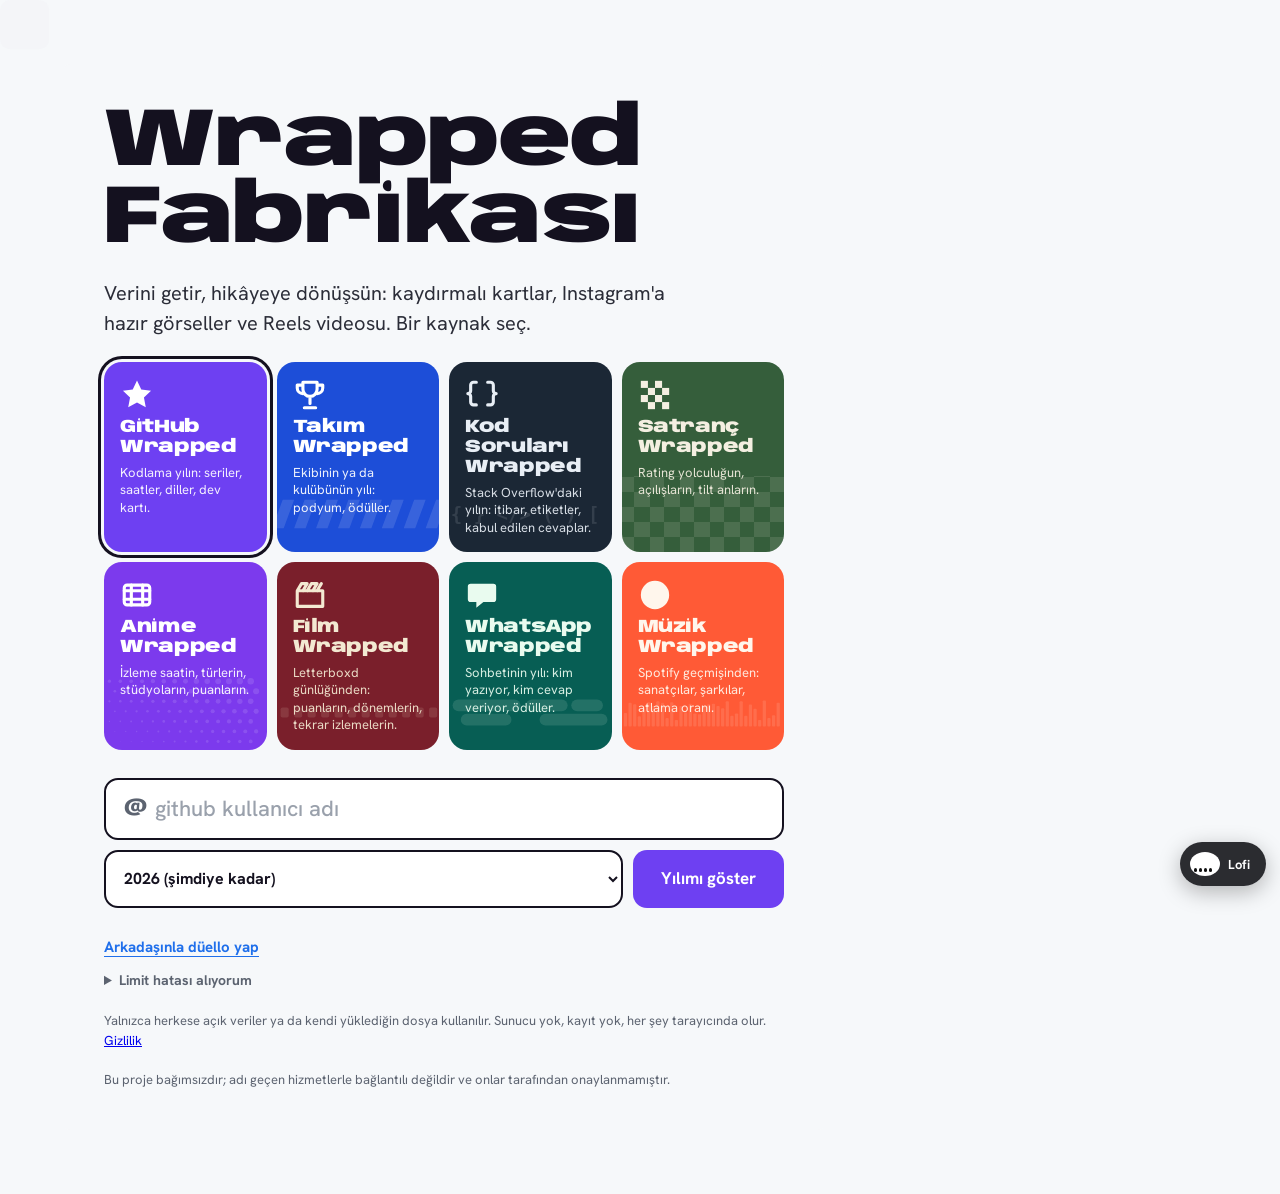
<file: index.html>
<!doctype html>
<html lang="tr">
<head>
  <meta charset="utf-8">
  <meta name="viewport" content="width=device-width, initial-scale=1, viewport-fit=cover">
  <title>Wrapped Fabrikası: verini hikâyeye çevir</title>
  <meta name="description" content="GitHub, satranç, anime, film, WhatsApp, müzik... Verini getir; kartlara, Instagram görsellerine ve Reels videosuna dönüşsün.">
  <meta name="theme-color" content="#F6F8FA">
  <meta property="og:type" content="website">
  <meta property="og:title" content="Wrapped Fabrikası: verini hikâyeye çevir">
  <meta property="og:description" content="GitHub, satranç, anime, film, WhatsApp, müzik... Verini getir; kartlara, Instagram görsellerine ve Reels videosuna dönüşsün.">
  <meta property="og:image" content="onizleme.png">
  <meta property="og:image:width" content="1200">
  <meta property="og:image:height" content="630">
  <meta name="twitter:card" content="summary_large_image">
  <meta name="twitter:image" content="onizleme.png">
  <!-- Yayına alınca og:image ve twitter:image değerlerini tam adresle değiştir (örn. https://alanadin.com/onizleme.png) -->
  <link rel="icon" href="favicon.svg" type="image/svg+xml">
  <link rel="stylesheet" href="style.css">
</head>
<body>
  <section id="landing" class="landing">
    <canvas id="heroHeat" class="hero-heat" aria-hidden="true"></canvas>
    <div class="landing-in">
      <h1>Wrapped<br>Fabrikası</h1>
      <p class="lead">Verini getir, hikâyeye dönüşsün: kaydırmalı kartlar, Instagram'a hazır görseller ve Reels videosu. Bir kaynak seç.</p>
      <div class="tiles" id="tiles" role="group" aria-label="Kaynak seç"></div>
      <div class="panel" id="panel"></div>
      <p class="err" id="err" role="alert" hidden></p>
      <p class="fine">Yalnızca herkese açık veriler ya da kendi yüklediğin dosya kullanılır. Sunucu yok, kayıt yok, her şey tarayıcında olur. <a href="gizlilik.html">Gizlilik</a></p>
      <p class="fine">Bu proje bağımsızdır; adı geçen hizmetlerle bağlantılı değildir ve onlar tarafından onaylanmamıştır.</p>
    </div>
  </section>

  <section id="loading" class="loading" hidden>
    <canvas id="loadHeat" aria-hidden="true"></canvas>
    <p id="loadTxt" class="load-txt" aria-live="polite">Hazırlanıyor</p>
  </section>

  <section id="story" class="story" hidden>
    <div class="frame" id="frame">
      <div class="bars" id="bars" aria-hidden="true"></div>
      <button type="button" class="close" id="closeBtn" aria-label="Kapat">×</button>
      <div class="slide" id="slide" aria-live="polite"></div>
    </div>
    <p class="keys" aria-hidden="true">Ok tuşları ve boşluk ile de gezebilirsin</p>
  </section>

  <div class="toast" id="toast" role="status" aria-live="polite"></div>
  <script src="engine.js"></script>
  <script src="motion.js"></script>
  <script src="audio.js"></script>
  <script src="scene-lib.js"></script>
  <script src="scenes-github.js"></script>
  <script src="github.js"></script>
  <script src="scenes-team.js"></script>
  <script src="team.js"></script>
  <script src="scenes-stack.js"></script>
  <script src="stack.js"></script>
  <script src="scenes-chess.js"></script>
  <script src="chess.js"></script>
  <script src="scenes-anime.js"></script>
  <script src="anime.js"></script>
  <script src="scenes-film.js"></script>
  <script src="film.js"></script>
  <script src="scenes-whatsapp.js"></script>
  <script src="whatsapp.js"></script>
  <script src="scenes-music.js"></script>
  <script src="music.js"></script>
  <script src="app.js"></script>
</body>
</html>
</file>
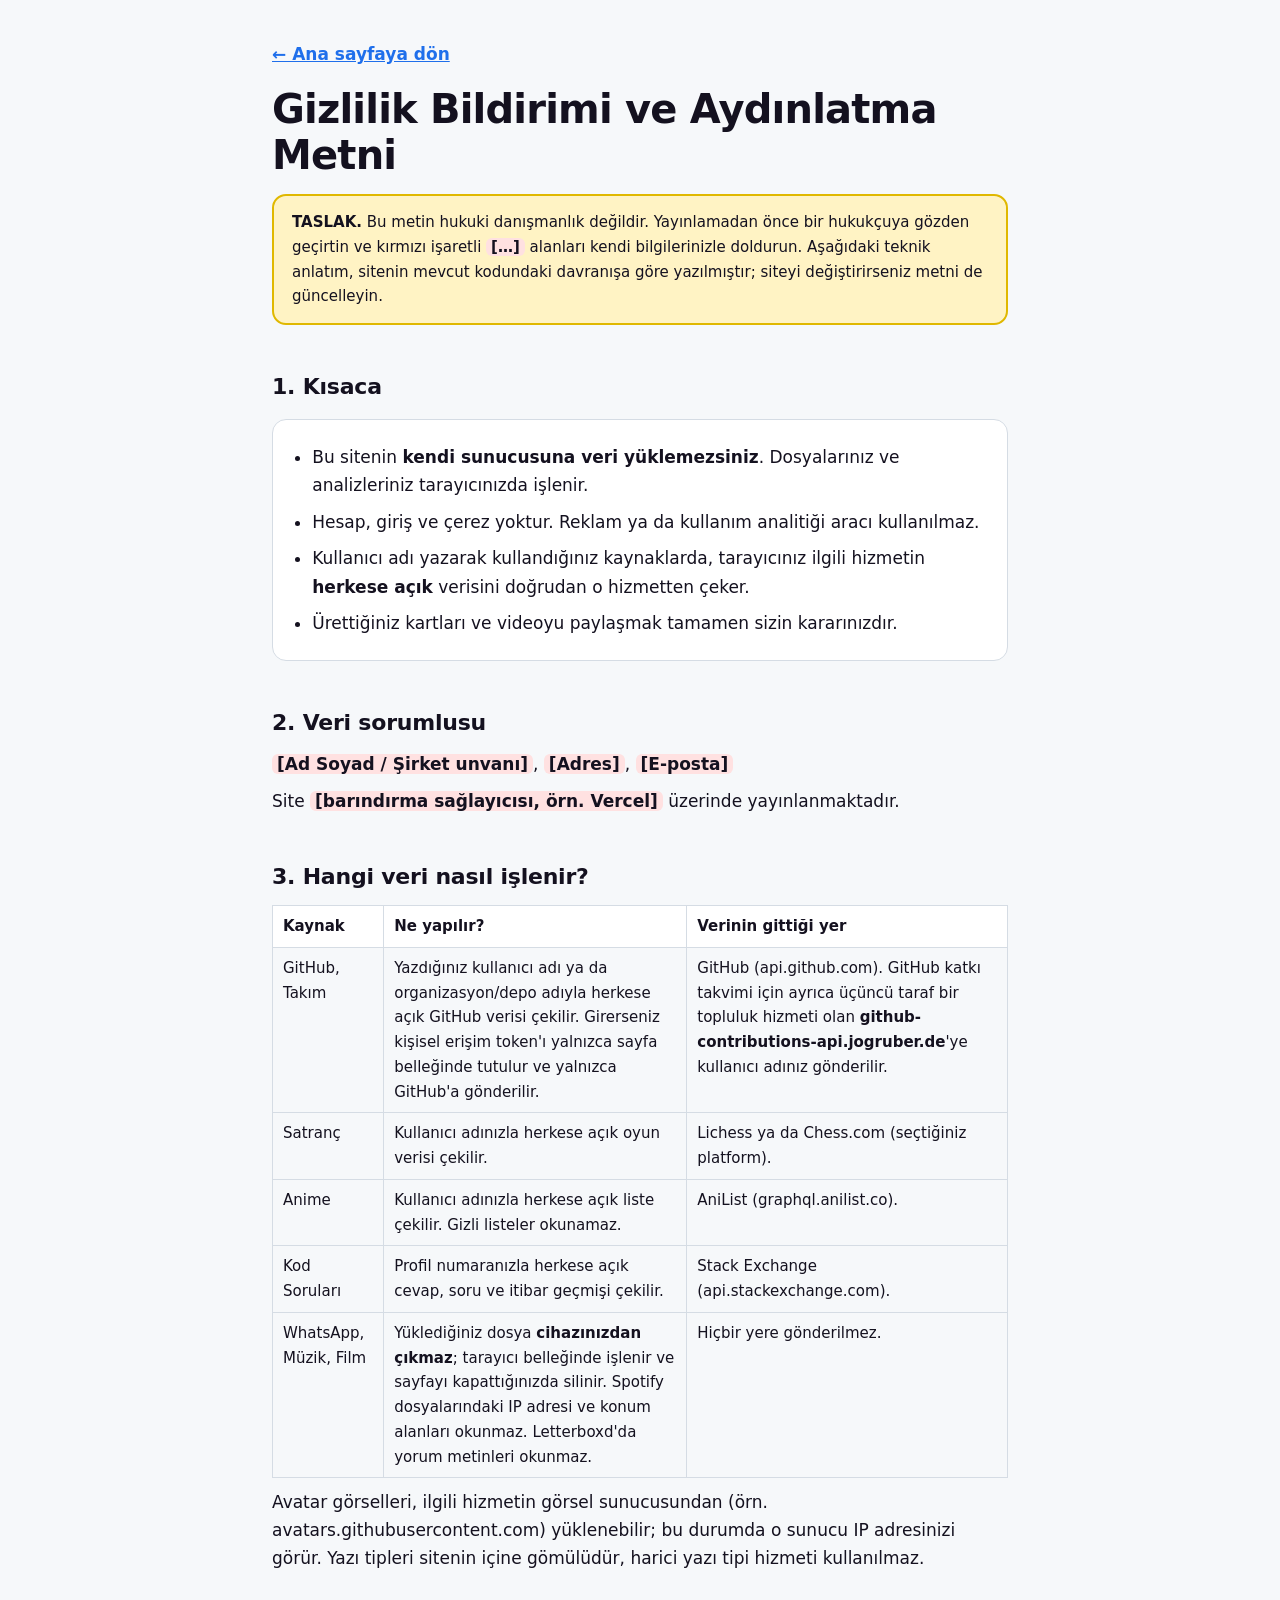
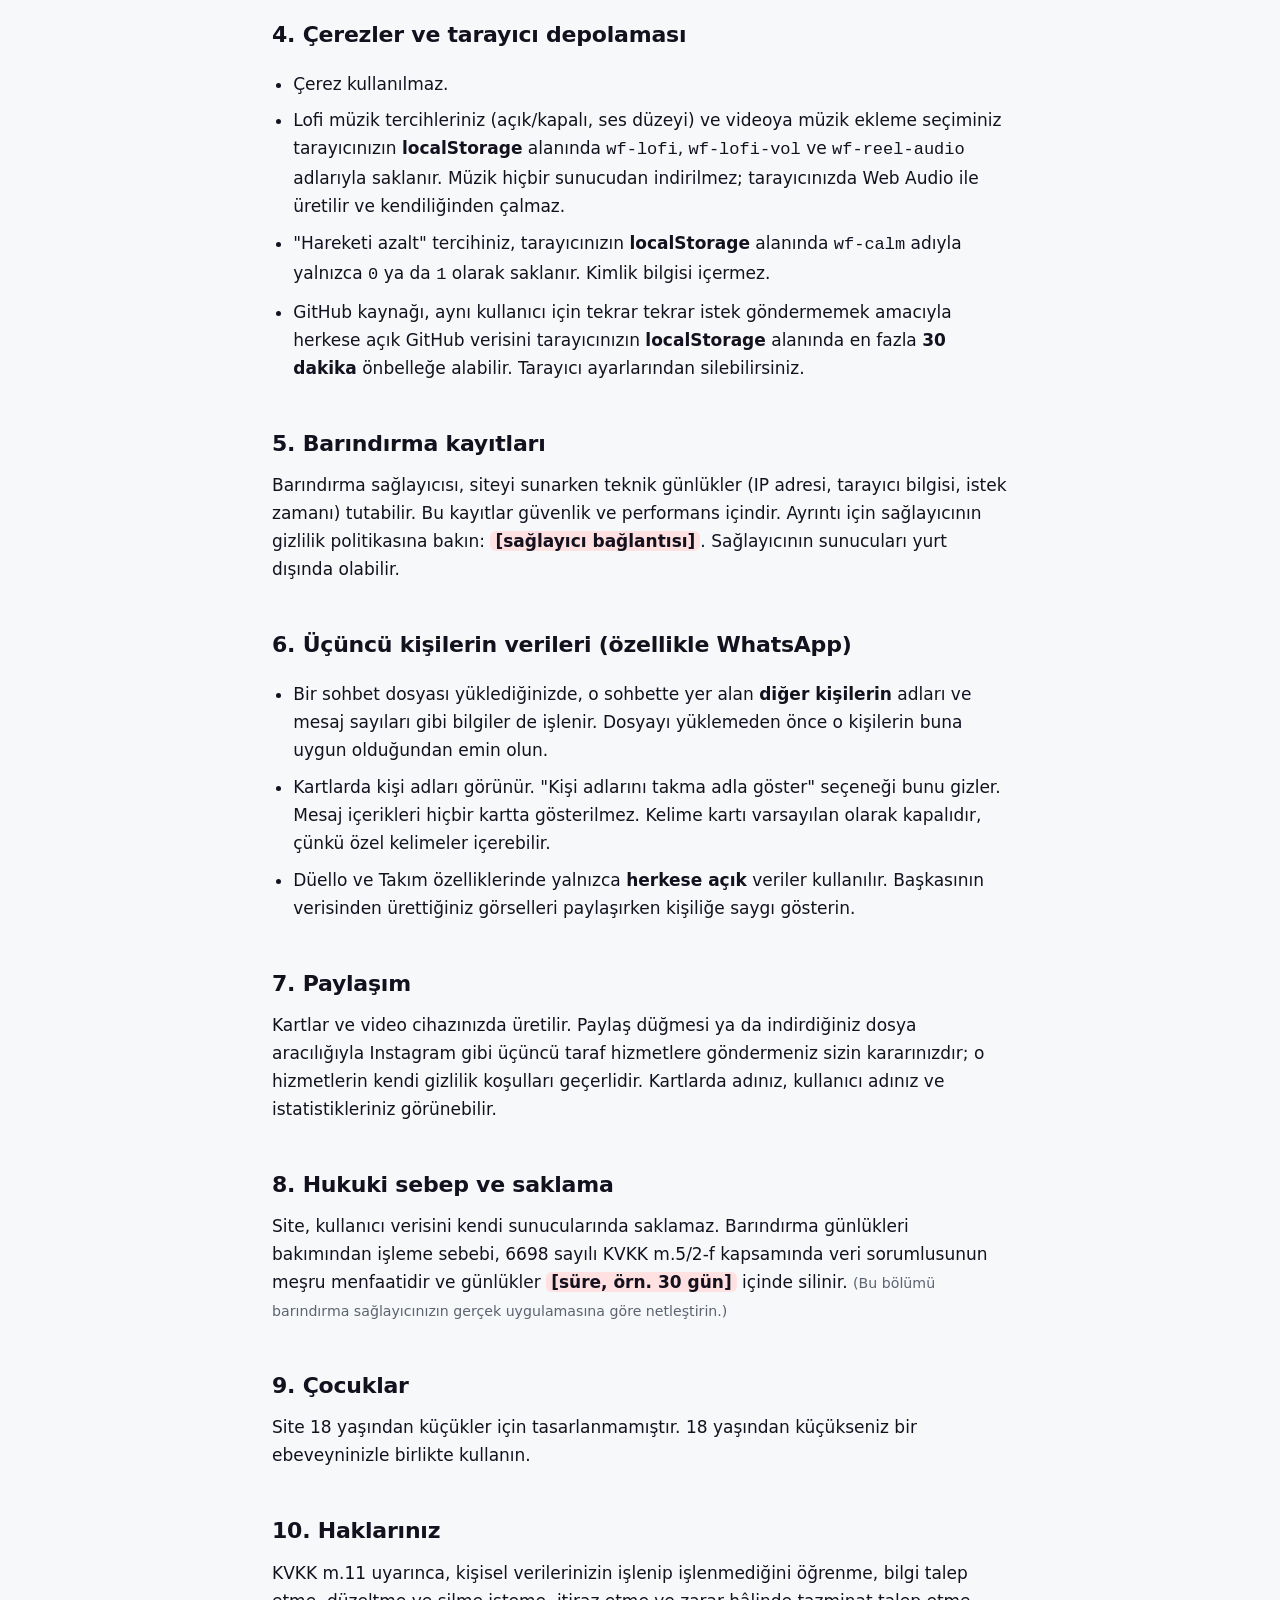
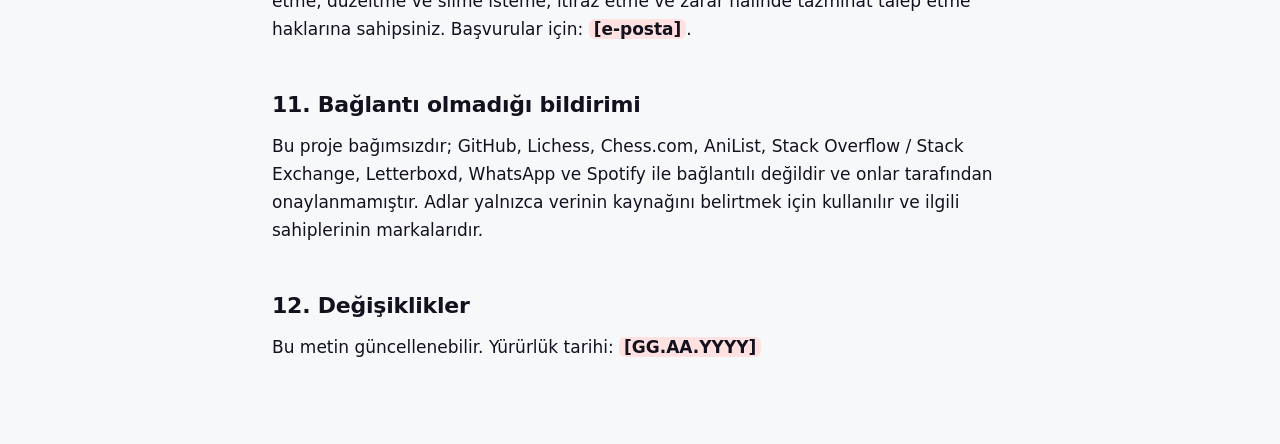
<file: gizlilik.html>
<!doctype html>
<html lang="tr">
<head>
<meta charset="utf-8">
<meta name="viewport" content="width=device-width, initial-scale=1">
<title>Gizlilik Bildirimi ve Aydınlatma Metni (Taslak)</title>
<meta name="robots" content="noindex">
<style>
  :root{--ink:#14111F;--muted:#5C6370;--line:#D5DCE4;--canvas:#F6F8FA;--warn:#FFF3C4}
  *{box-sizing:border-box}
  body{margin:0;background:var(--canvas);color:var(--ink);font:17px/1.65 system-ui,-apple-system,"Segoe UI",Roboto,sans-serif}
  main{max-width:780px;margin:0 auto;padding:40px 22px 80px}
  a{color:#1F6FEB}
  h1{font-size:clamp(28px,5vw,40px);line-height:1.15;margin:.2em 0 .4em;letter-spacing:-.02em}
  h2{font-size:22px;margin:2em 0 .4em;letter-spacing:-.01em}
  p,li{margin:.5em 0}
  ul{padding-left:1.25em}
  .draft{background:var(--warn);border:2px solid #E0B800;border-radius:14px;padding:14px 18px;font-size:15px}
  .box{background:#fff;border:1.5px solid var(--line);border-radius:14px;padding:6px 18px;margin:14px 0}
  .ph{background:#FFE1E1;border-radius:6px;padding:0 5px;font-weight:600;white-space:nowrap}
  table{width:100%;border-collapse:collapse;font-size:15px;margin:10px 0}
  th,td{border:1.5px solid var(--line);padding:8px 10px;text-align:left;vertical-align:top}
  th{background:#fff}
  .back{display:inline-block;margin-bottom:10px;font-weight:600}
  small{color:var(--muted)}
</style>
</head>
<body>
<main>
  <a class="back" href="index.html">← Ana sayfaya dön</a>
  <h1>Gizlilik Bildirimi ve Aydınlatma Metni</h1>
  <p class="draft"><b>TASLAK.</b> Bu metin hukuki danışmanlık değildir. Yayınlamadan önce bir hukukçuya gözden geçirtin ve kırmızı işaretli <span class="ph">[…]</span> alanları kendi bilgilerinizle doldurun. Aşağıdaki teknik anlatım, sitenin mevcut kodundaki davranışa göre yazılmıştır; siteyi değiştirirseniz metni de güncelleyin.</p>

  <h2>1. Kısaca</h2>
  <div class="box">
    <ul>
      <li>Bu sitenin <b>kendi sunucusuna veri yüklemezsiniz</b>. Dosyalarınız ve analizleriniz tarayıcınızda işlenir.</li>
      <li>Hesap, giriş ve çerez yoktur. Reklam ya da kullanım analitiği aracı kullanılmaz.</li>
      <li>Kullanıcı adı yazarak kullandığınız kaynaklarda, tarayıcınız ilgili hizmetin <b>herkese açık</b> verisini doğrudan o hizmetten çeker.</li>
      <li>Ürettiğiniz kartları ve videoyu paylaşmak tamamen sizin kararınızdır.</li>
    </ul>
  </div>

  <h2>2. Veri sorumlusu</h2>
  <p><span class="ph">[Ad Soyad / Şirket unvanı]</span>, <span class="ph">[Adres]</span>, <span class="ph">[E-posta]</span></p>
  <p>Site <span class="ph">[barındırma sağlayıcısı, örn. Vercel]</span> üzerinde yayınlanmaktadır.</p>

  <h2>3. Hangi veri nasıl işlenir?</h2>
  <table>
    <tr><th>Kaynak</th><th>Ne yapılır?</th><th>Verinin gittiği yer</th></tr>
    <tr><td>GitHub, Takım</td><td>Yazdığınız kullanıcı adı ya da organizasyon/depo adıyla herkese açık GitHub verisi çekilir. Girerseniz kişisel erişim token'ı yalnızca sayfa belleğinde tutulur ve yalnızca GitHub'a gönderilir.</td><td>GitHub (api.github.com). GitHub katkı takvimi için ayrıca üçüncü taraf bir topluluk hizmeti olan <b>github-contributions-api.jogruber.de</b>'ye kullanıcı adınız gönderilir.</td></tr>
    <tr><td>Satranç</td><td>Kullanıcı adınızla herkese açık oyun verisi çekilir.</td><td>Lichess ya da Chess.com (seçtiğiniz platform).</td></tr>
    <tr><td>Anime</td><td>Kullanıcı adınızla herkese açık liste çekilir. Gizli listeler okunamaz.</td><td>AniList (graphql.anilist.co).</td></tr>
    <tr><td>Kod Soruları</td><td>Profil numaranızla herkese açık cevap, soru ve itibar geçmişi çekilir.</td><td>Stack Exchange (api.stackexchange.com).</td></tr>
    <tr><td>WhatsApp, Müzik, Film</td><td>Yüklediğiniz dosya <b>cihazınızdan çıkmaz</b>; tarayıcı belleğinde işlenir ve sayfayı kapattığınızda silinir. Spotify dosyalarındaki IP adresi ve konum alanları okunmaz. Letterboxd'da yorum metinleri okunmaz.</td><td>Hiçbir yere gönderilmez.</td></tr>
  </table>
  <p>Avatar görselleri, ilgili hizmetin görsel sunucusundan (örn. avatars.githubusercontent.com) yüklenebilir; bu durumda o sunucu IP adresinizi görür. Yazı tipleri sitenin içine gömülüdür, harici yazı tipi hizmeti kullanılmaz.</p>

  <h2>4. Çerezler ve tarayıcı depolaması</h2>
  <ul>
    <li>Çerez kullanılmaz.</li>
    <li>Lofi müzik tercihleriniz (açık/kapalı, ses düzeyi) ve videoya müzik ekleme seçiminiz tarayıcınızın <b>localStorage</b> alanında <code>wf-lofi</code>, <code>wf-lofi-vol</code> ve <code>wf-reel-audio</code> adlarıyla saklanır. Müzik hiçbir sunucudan indirilmez; tarayıcınızda Web Audio ile üretilir ve kendiliğinden çalmaz.</li>
    <li>"Hareketi azalt" tercihiniz, tarayıcınızın <b>localStorage</b> alanında <code>wf-calm</code> adıyla yalnızca <code>0</code> ya da <code>1</code> olarak saklanır. Kimlik bilgisi içermez.</li>
    <li>GitHub kaynağı, aynı kullanıcı için tekrar tekrar istek göndermemek amacıyla herkese açık GitHub verisini tarayıcınızın <b>localStorage</b> alanında en fazla <b>30 dakika</b> önbelleğe alabilir. Tarayıcı ayarlarından silebilirsiniz.</li>
  </ul>

  <h2>5. Barındırma kayıtları</h2>
  <p>Barındırma sağlayıcısı, siteyi sunarken teknik günlükler (IP adresi, tarayıcı bilgisi, istek zamanı) tutabilir. Bu kayıtlar güvenlik ve performans içindir. Ayrıntı için sağlayıcının gizlilik politikasına bakın: <span class="ph">[sağlayıcı bağlantısı]</span>. Sağlayıcının sunucuları yurt dışında olabilir.</p>

  <h2>6. Üçüncü kişilerin verileri (özellikle WhatsApp)</h2>
  <ul>
    <li>Bir sohbet dosyası yüklediğinizde, o sohbette yer alan <b>diğer kişilerin</b> adları ve mesaj sayıları gibi bilgiler de işlenir. Dosyayı yüklemeden önce o kişilerin buna uygun olduğundan emin olun.</li>
    <li>Kartlarda kişi adları görünür. "Kişi adlarını takma adla göster" seçeneği bunu gizler. Mesaj içerikleri hiçbir kartta gösterilmez. Kelime kartı varsayılan olarak kapalıdır, çünkü özel kelimeler içerebilir.</li>
    <li>Düello ve Takım özelliklerinde yalnızca <b>herkese açık</b> veriler kullanılır. Başkasının verisinden ürettiğiniz görselleri paylaşırken kişiliğe saygı gösterin.</li>
  </ul>

  <h2>7. Paylaşım</h2>
  <p>Kartlar ve video cihazınızda üretilir. Paylaş düğmesi ya da indirdiğiniz dosya aracılığıyla Instagram gibi üçüncü taraf hizmetlere göndermeniz sizin kararınızdır; o hizmetlerin kendi gizlilik koşulları geçerlidir. Kartlarda adınız, kullanıcı adınız ve istatistikleriniz görünebilir.</p>

  <h2>8. Hukuki sebep ve saklama</h2>
  <p>Site, kullanıcı verisini kendi sunucularında saklamaz. Barındırma günlükleri bakımından işleme sebebi, 6698 sayılı KVKK m.5/2-f kapsamında veri sorumlusunun meşru menfaatidir ve günlükler <span class="ph">[süre, örn. 30 gün]</span> içinde silinir. <small>(Bu bölümü barındırma sağlayıcınızın gerçek uygulamasına göre netleştirin.)</small></p>

  <h2>9. Çocuklar</h2>
  <p>Site 18 yaşından küçükler için tasarlanmamıştır. 18 yaşından küçükseniz bir ebeveyninizle birlikte kullanın.</p>

  <h2>10. Haklarınız</h2>
  <p>KVKK m.11 uyarınca, kişisel verilerinizin işlenip işlenmediğini öğrenme, bilgi talep etme, düzeltme ve silme isteme, itiraz etme ve zarar hâlinde tazminat talep etme haklarına sahipsiniz. Başvurular için: <span class="ph">[e-posta]</span>.</p>

  <h2>11. Bağlantı olmadığı bildirimi</h2>
  <p>Bu proje bağımsızdır; GitHub, Lichess, Chess.com, AniList, Stack Overflow / Stack Exchange, Letterboxd, WhatsApp ve Spotify ile bağlantılı değildir ve onlar tarafından onaylanmamıştır. Adlar yalnızca verinin kaynağını belirtmek için kullanılır ve ilgili sahiplerinin markalarıdır.</p>

  <h2>12. Değişiklikler</h2>
  <p>Bu metin güncellenebilir. Yürürlük tarihi: <span class="ph">[GG.AA.YYYY]</span></p>
</main>
</body>
</html>
</file>
<file: style.css>
@font-face{font-family:"Anybody";font-style:normal;font-display:swap;font-weight:100 900;font-stretch:50% 150%;src:url([data-uri]) format("woff2");unicode-range:U+0000-00FF,U+0131,U+0152-0153,U+02BB-02BC,U+02C6,U+02DA,U+02DC,U+0304,U+0308,U+0329,U+2000-206F,U+20AC,U+2122,U+2191,U+2193,U+2212,U+2215,U+FEFF,U+FFFD}
@font-face{font-family:"Anybody";font-style:normal;font-display:swap;font-weight:100 900;font-stretch:50% 150%;src:url([data-uri]) format("woff2");unicode-range:U+0100-02BA,U+02BD-02C5,U+02C7-02CC,U+02CE-02D7,U+02DD-02FF,U+0304,U+0308,U+0329,U+1D00-1DBF,U+1E00-1E9F,U+1EF2-1EFF,U+2020,U+20A0-20AB,U+20AD-20C0,U+2113,U+2C60-2C7F,U+A720-A7FF}
@font-face{font-family:"Hanken Grotesk";font-style:normal;font-display:swap;font-weight:100 900;src:url([data-uri]) format("woff2");unicode-range:U+0000-00FF,U+0131,U+0152-0153,U+02BB-02BC,U+02C6,U+02DA,U+02DC,U+0304,U+0308,U+0329,U+2000-206F,U+20AC,U+2122,U+2191,U+2193,U+2212,U+2215,U+FEFF,U+FFFD}
@font-face{font-family:"Hanken Grotesk";font-style:normal;font-display:swap;font-weight:100 900;src:url([data-uri]) format("woff2");unicode-range:U+0100-02BA,U+02BD-02C5,U+02C7-02CC,U+02CE-02D7,U+02DD-02FF,U+0304,U+0308,U+0329,U+1D00-1DBF,U+1E00-1E9F,U+1EF2-1EFF,U+2020,U+20A0-20AB,U+20AD-20C0,U+2113,U+2C60-2C7F,U+A720-A7FF}

/* ---------- Yazı tipleri (projeye gömülü, SIL OFL) ---------- */

:root{
  --canvas:#F6F8FA;
  --ink:#14111F;
  --muted:#5C6370;
  --line:#D5DCE4;
  --merge:#6E40F2;
  --open:#138A3E;
  --closed:#E8453F;
  --review:#FFC933;
  --link:#1F6FEB;
  --display:"Anybody", "Arial Black", system-ui, sans-serif;
  --sans:"Hanken Grotesk", system-ui, -apple-system, "Segoe UI", sans-serif;
}
*{box-sizing:border-box;margin:0}
[hidden]{display:none!important}
html,body{min-height:100%}
body{font-family:var(--sans);background:var(--canvas);color:var(--ink);-webkit-font-smoothing:antialiased;line-height:1.5}
button,input,select{font:inherit;color:inherit}
button{cursor:pointer}
:focus-visible{outline:3px solid var(--link);outline-offset:3px}

/* ---------- Açılış ---------- */
.landing{position:relative;min-height:100svh;display:grid;grid-template-columns:minmax(0,1fr);align-items:center;overflow:hidden;padding:clamp(24px,5vw,72px)}
.hero-heat{position:absolute;inset:0;width:100%;height:100%;display:block}
.landing-in{position:relative;width:100%;max-width:760px;padding:clamp(20px,3.4vw,40px);background:var(--canvas);border-radius:6px}
.landing h1{font-family:var(--display);font-weight:900;font-stretch:125%;font-size:clamp(36px,11.5vw,82px);line-height:.94;letter-spacing:-.03em}
.lead{margin-top:20px;font-size:clamp(17px,2vw,20px);max-width:30em;color:#2B2D38}
.form{margin-top:28px;display:grid;grid-template-columns:minmax(0,1fr) auto;gap:10px}
.form>*{min-width:0}
.field{grid-column:1 / -1;display:flex;align-items:center;background:#fff;border:2.5px solid var(--ink);border-radius:14px;padding:0 18px;height:62px}
.field:focus-within{box-shadow:0 0 0 4px #1f6feb44;border-color:var(--link)}
.at{font-family:var(--display);font-weight:800;font-size:24px;color:var(--muted);margin-right:6px}
.field input{flex:1;min-width:0;border:0;outline:0;background:transparent;font-size:22px;font-weight:600}
.field input::placeholder{color:#9AA1AC;font-weight:500}
#yearSel{height:58px;border:2.5px solid var(--ink);border-radius:14px;background:#fff;padding:0 14px;font-weight:700;font-size:16px}
.go{height:58px;padding:0 28px;border:0;border-radius:14px;background:var(--merge);color:#fff;font-weight:700;font-size:17px;transition:transform .12s,background .15s}
.go:hover{background:#5A2FDB}
.go:active{transform:scale(.97)}
.go:disabled{opacity:.6}
.err{margin-top:12px;color:#B42318;font-weight:700}
.below{margin-top:18px;display:grid;gap:12px;justify-items:start}
.textbtn{background:none;border:0;padding:0;font-weight:700;color:var(--link);text-decoration:underline;text-underline-offset:4px;font-size:15px}
.token{font-size:14px;color:#2B2D38;max-width:34em}
.token summary{cursor:pointer;font-weight:700;color:var(--muted)}
.token p{margin:8px 0}
.token input{width:100%;border:2px solid var(--line);border-radius:10px;padding:10px 12px;background:#fff}
.fine{margin-top:20px;font-size:13px;color:var(--muted)}

/* ---------- Yükleniyor ---------- */
.loading{min-height:100svh;display:grid;place-items:center;align-content:center;gap:22px;padding:24px;background:var(--ink);color:#fff}
.loading canvas{width:min(560px,90vw);height:auto;aspect-ratio:53/7;display:block}
.load-txt{font-family:var(--display);font-weight:800;font-stretch:115%;font-size:clamp(22px,4vw,34px);letter-spacing:-.01em}

/* ---------- Hikâye ---------- */
.story{--amb:#6E40F2;min-height:100svh;display:grid;place-items:center;align-content:center;gap:12px;padding:16px;
  background:color-mix(in srgb,var(--amb) 30%,#0D0B14);transition:background-color .6s}
.frame{
  --bg:var(--merge);--fg:#fff;--dur:7s;
  position:relative;aspect-ratio:9/16;height:min(92svh,860px);max-width:100%;
  container-type:size;border-radius:26px;overflow:hidden;background:var(--bg);color:var(--fg);
  box-shadow:0 40px 90px -40px #000a;
  user-select:none;-webkit-user-select:none;touch-action:manipulation;
}
.keys{font-size:12px;color:#ffffff99}
.wipe{position:absolute;inset:0;width:100%;height:100%;z-index:5;pointer-events:none}
.bars{position:absolute;top:2cqh;left:5cqw;right:5cqw;display:flex;gap:1.2cqw;z-index:6}
.bars i{flex:1;height:.55cqh;min-height:3px;background:color-mix(in srgb,var(--fg) 30%,transparent);border-radius:9px;overflow:hidden}
.bars b{display:block;height:100%;width:0;background:var(--fg)}
.bars i.done b{width:100%}
.bars i.cur b{animation:fill var(--dur) linear forwards}
.frame.paused .bars i.cur b{animation-play-state:paused}
.frame.manual .bars i.cur b{animation:none;width:100%}
@keyframes fill{to{width:100%}}
.close{position:absolute;top:4.4cqh;right:4cqw;z-index:6;width:9cqw;height:9cqw;min-width:34px;min-height:34px;border-radius:50%;border:0;background:color-mix(in srgb,var(--fg) 16%,transparent);color:var(--fg);font-size:5.6cqw;line-height:1}
.slide{position:absolute;inset:0;padding:calc(11.5cqh + var(--chrome-t,0cqh)) calc(7cqw + var(--chrome-x,0cqw)) calc(5cqh + var(--chrome-b,0cqh));display:flex;flex-direction:column;gap:2cqh}
.frame:has(.slide.t-merge){--bg:var(--merge);--fg:var(--fg-merge,#fff)}
.frame:has(.slide.t-open){--bg:var(--open);--fg:var(--fg-open,#fff)}
.frame:has(.slide.t-closed){--bg:var(--closed);--fg:var(--fg-closed,var(--ink))}
.frame:has(.slide.t-review){--bg:var(--review);--fg:var(--fg-review,var(--ink))}
.frame:has(.slide.t-link){--bg:var(--link);--fg:var(--fg-link,#fff)}
.frame:has(.slide.t-ink){--bg:var(--ink);--fg:var(--fg-ink,#F6F8FA)}

.say{font-size:5.4cqw;font-weight:600;line-height:1.25}
.say.sm{font-size:4.2cqw;font-weight:500;opacity:.92}
.say b{font-weight:800}
.big{font-family:var(--display);font-weight:900;font-stretch:125%;line-height:.86;letter-spacing:-.035em;font-variant-numeric:tabular-nums;white-space:nowrap;display:block}
.big.wrap{white-space:pre}
.grow{flex:1;min-height:0}
.avatar{width:30cqw;height:30cqw;border-radius:50%;object-fit:cover;background:color-mix(in srgb,var(--fg) 20%,transparent);display:grid;place-items:center;font-family:var(--display);font-weight:900;font-size:13cqw;box-shadow:0 0 0 1.2cqw var(--bg),0 0 0 2cqw var(--fg)}
.heat{width:100%;display:block}
.gfx{width:100%;display:block}
.fill{flex:1;min-height:0;position:relative}
.fill>.gfx{aspect-ratio:auto!important;position:absolute;inset:0;width:100%;height:100%;object-fit:contain}
.icon{width:30cqw;height:30cqw;display:block;color:var(--fg)}
.icon svg{width:100%;height:100%;display:block}

/* grafikler */
.wk{display:grid;grid-template-columns:repeat(7,1fr);gap:2.2cqw;height:42cqh}
.wk div{display:grid;grid-template-rows:1fr auto;gap:1cqh;justify-items:stretch;align-items:end;height:100%}
.wk i{display:block;background:var(--fg);opacity:.42;border-radius:1.8cqw 1.8cqw .6cqw .6cqw;height:0;min-height:.6cqh;transition:height .9s cubic-bezier(.2,.8,.2,1)}
.wk i.top{opacity:1}
.wk span{font-size:3.4cqw;font-weight:700;text-align:center}
.spike{position:relative;height:40cqh;padding-bottom:6cqh}
.sp-bars{position:absolute;left:0;right:0;top:0;bottom:6cqh;display:grid;grid-auto-flow:column;grid-auto-columns:1fr;gap:1cqw;align-items:end}
.sp-bars i{display:block;background:var(--fg);opacity:.4;border-radius:1.2cqw 1.2cqw 0 0;height:0;min-height:.5cqh;transition:height .9s cubic-bezier(.2,.8,.2,1);position:relative}
.sp-bars i.top{opacity:1}
.sp-bars i em{position:absolute;left:50%;bottom:calc(100% + 1cqh);transform:translateX(-50%);font-style:normal;font-family:var(--display);font-weight:900;font-stretch:125%;font-size:8cqw;line-height:1;white-space:nowrap}
.sp-lbl{position:absolute;left:0;right:0;bottom:0;height:5cqh;display:grid;grid-auto-flow:column;grid-auto-columns:1fr;gap:1cqw;font-size:2.9cqw;font-weight:700;text-align:center;align-items:center}
.sp-lbl .on{font-weight:900}
.sp-avg{position:absolute;left:0;right:0;border-top:.45cqw dashed var(--fg);opacity:.8;font-size:3cqw;font-weight:700}
.sp-avg span{position:absolute;left:0;bottom:.5cqh;white-space:nowrap}
.mo{display:grid;grid-template-columns:repeat(12,1fr);gap:1.2cqw;height:40cqh}
.mo div{display:grid;grid-template-rows:1fr auto;height:100%;gap:.8cqh;justify-items:stretch;align-items:end}
.mo i{display:block;background:var(--fg);opacity:.42;border-radius:1.2cqw 1.2cqw .4cqw .4cqw;height:0;min-height:.5cqh;transition:height .9s cubic-bezier(.2,.8,.2,1)}
.mo i.top{opacity:1}
.mo span{font-size:2.7cqw;font-weight:700;text-align:center}
.legend{display:grid;gap:1.1cqh}
.legend div{display:grid;grid-template-columns:auto 1fr auto;gap:2.6cqw;align-items:center;font-size:4cqw;font-weight:700}
.legend i{width:4.4cqw;height:4.4cqw;border-radius:1cqw;display:block}
.legend span:last-child{opacity:.78;font-variant-numeric:tabular-nums}
.chips{display:flex;flex-wrap:wrap;gap:1.6cqw}
.chip{border:.5cqw solid var(--fg);border-radius:99px;padding:1.2cqw 3.4cqw;font-size:3.8cqw;font-weight:700}
.stat-row{display:flex;gap:7cqw;align-items:center}
.stat-row div{display:grid;gap:.4cqh}
.stat-row b{font-family:var(--display);font-weight:900;font-stretch:125%;font-size:15cqw;line-height:1;letter-spacing:-.03em}
.stat-row span{font-size:3.8cqw;font-weight:700}
.stat-row svg{width:7cqw;height:7cqw;margin-right:1.6cqw;vertical-align:-1cqw}
.star-ico{width:34cqw;height:34cqw;display:block}

/* özet */
.sum-holder{flex:1;min-height:0;position:relative}
.sum-holder>p{position:absolute;inset:0;display:grid;place-items:center}
.sum-card{position:absolute;inset:0;margin:auto;max-width:100%;max-height:100%;width:auto;height:auto;border-radius:3cqw;display:block}
.actions{display:grid;gap:1.6cqh;margin-top:auto}
.btn{border:0;border-radius:99px;padding:1.9cqh 4cqw;font-weight:800;font-size:4.2cqw;background:var(--fg);color:var(--bg)}
.btn.alt{background:transparent;color:var(--fg);box-shadow:inset 0 0 0 .5cqw var(--fg)}
.row2{display:grid;grid-template-columns:1fr 1fr;gap:1.6cqh 2cqw}

/* geçen yıl kıyası */
.cmp{display:grid;gap:3cqh}
.cmp-row{display:grid;grid-template-columns:1fr auto;gap:1cqh 3cqw;align-items:baseline;font-size:5cqw;font-weight:700}
.cmp-row b{font-family:var(--display);font-weight:900;font-stretch:125%;font-size:6cqw}
.cmp-bar{grid-column:1/-1;display:block;height:8cqh;border-radius:2cqw;background:var(--fg);width:0;transition:width 1.1s cubic-bezier(.2,.8,.2,1)}
.cmp-bar.prev{opacity:.45}

/* yorum notları */
.notes{display:grid;gap:3cqh}
.note{background:#fff;color:var(--ink);padding:4.4cqw 5cqw;border-radius:2.6cqw;font-size:4.9cqw;font-weight:800;line-height:1.28;rotate:var(--r);opacity:0;translate:0 4cqh;transition:opacity .5s,translate .6s cubic-bezier(.2,.8,.2,1);box-shadow:0 1.4cqw 3cqw -1cqw #14111f66}
.note:nth-child(2){background:var(--review)}
.note:nth-child(3){background:#F6F8FA}
.note.on{opacity:1;translate:0 0}

/* dev kartı */
.dev-holder{flex:1;min-height:0;position:relative}
.dev-holder>p{position:absolute;inset:0;display:grid;place-items:center}
.dev-card{position:absolute;top:50%;left:50%;translate:-50% -50%;aspect-ratio:4/5;max-width:100%;max-height:100%;border-radius:3.6cqw;overflow:hidden;animation:cardin 1s cubic-bezier(.2,.8,.2,1);box-shadow:0 3cqw 7cqw -2cqw #000a}
.dev-img{display:block;width:100%;height:100%;object-fit:cover}
.shine{position:absolute;inset:0;pointer-events:none;display:none}
.dev-card.altin .shine,.dev-card.efsane .shine{display:block;background:linear-gradient(115deg,transparent 38%,rgba(255,255,255,.6) 50%,transparent 62%);transform:translateX(-130%);animation:sweep 1.6s 1.1s ease-out forwards}
@keyframes cardin{from{transform:perspective(1100px) rotateY(88deg) scale(.7);opacity:0}to{transform:perspective(1100px) rotateY(0) scale(1);opacity:1}}
@keyframes sweep{to{transform:translateX(130%)}}

/* paylaşım stüdyosu */
.deck{flex:1;min-height:0;display:flex;gap:4cqw;overflow-x:auto;overflow-y:hidden;scroll-snap-type:x mandatory;margin:0 -7cqw;scrollbar-width:none;touch-action:pan-x;position:relative;align-items:flex-start}
.deck::-webkit-scrollbar{display:none}
.deck>p{margin:auto}
.deck-item{flex:none;scroll-snap-align:center;display:grid;gap:1cqh;margin:0}
.deck-item img{height:var(--ih,40cqh);width:auto;aspect-ratio:9/16;border-radius:3cqw;display:block;object-fit:cover;-webkit-touch-callout:default}
.deck[data-fmt="post"] .deck-item img{aspect-ratio:4/5}
.deck-item figcaption{font-size:3.4cqw;font-weight:700;text-align:center;opacity:.88}
.dots{display:flex;justify-content:center;gap:1.8cqw;min-height:2cqw}
.dots i{width:2cqw;height:2cqw;border-radius:50%;background:var(--fg);opacity:.32;display:block}
.dots i.on{opacity:1}
.fmt-seg{display:flex;gap:2cqw;justify-content:center}
.fmt-seg button{border:.5cqw solid color-mix(in srgb,var(--fg) 45%,transparent);background:transparent;color:var(--fg);border-radius:99px;padding:1.1cqh 4cqw;font-size:3.6cqw;font-weight:700}
.fmt-seg button[aria-pressed="true"]{background:var(--fg);color:var(--bg);border-color:var(--fg)}
.linkbtn{background:none;border:0;color:var(--fg);opacity:.85;font-weight:700;font-size:3.8cqw;text-decoration:underline;text-underline-offset:1cqw;padding:.6cqh}
.actions{gap:1.3cqh}
.btn{padding:1.3cqh 4cqw;font-size:3.9cqw}

/* düello */
.field.rival{border-color:var(--merge)}
.field.rival .at{font-size:16px;font-weight:800;color:var(--merge)}
.textrow{display:flex;flex-wrap:wrap;gap:8px 22px}
.vs{display:grid;grid-template-columns:1fr auto 1fr;gap:2cqw;align-items:center;justify-items:center}
.vs-side{display:grid;gap:2cqh;justify-items:center;min-width:0;width:100%}
.vs-side p{text-align:center;overflow-wrap:anywhere;font-size:4.2cqw;font-weight:800;line-height:1.2}
.avatar.vs-av{width:27cqw;height:27cqw;font-size:11cqw}
.vs-badge{width:14cqw;height:14cqw;border-radius:50%;background:var(--review);color:var(--ink);display:grid;place-items:center;font-family:var(--display);font-weight:900;font-stretch:125%;font-size:5.2cqw}
.face{flex:1;min-height:0;display:grid;grid-template-columns:minmax(0,1fr);align-content:center;gap:7cqh}
.face-side{display:grid;gap:1.2cqh;min-width:0}
.face-bar{height:5.5cqh;border-radius:2cqw;background:var(--fg);opacity:.35;width:0;transition:width 1.1s cubic-bezier(.2,.8,.2,1);display:block}
.face-side.win .face-bar{opacity:1}
.face-tag{justify-self:start;background:var(--fg);color:var(--bg);font-weight:800;font-size:3.6cqw;padding:.6cqh 3cqw;border-radius:99px}
.tbl{display:grid;gap:.4cqh}
.tbl-row{display:grid;grid-template-columns:1fr 1.5fr 1fr;gap:2cqw;align-items:center;text-align:center;font-weight:700;font-size:3.9cqw;padding:.9cqh 0;border-top:.3cqw solid color-mix(in srgb,var(--fg) 20%,transparent)}
.tbl-hd{border-top:0;font-size:3.6cqw;opacity:.9;font-weight:800}
.tbl-hd span{overflow:hidden;text-overflow:ellipsis;white-space:nowrap}
.tbl-l{opacity:.9;font-size:3.4cqw}
.tbl-v{padding:.7cqh 1cqw;border-radius:99px;font-variant-numeric:tabular-nums}
.tbl-v.w{background:var(--review);color:var(--ink);font-weight:900}

/* reels video kartı */
.deck-item .vid-box{height:var(--ih,40cqh);aspect-ratio:9/16;border-radius:3cqw;overflow:hidden;position:relative;background:#000;display:block}
.deck-item .vid-box img{width:100%;height:100%;aspect-ratio:auto;object-fit:cover;display:block;border-radius:0;filter:brightness(.5)}
.vid-go{position:absolute;inset:0;border:0;background:transparent;color:#fff;display:grid;place-content:center;justify-items:center;gap:1cqh;text-align:center}
.vid-play{width:16cqw;height:16cqw;border-radius:50%;background:#fff;display:grid;place-items:center}
.vid-play::before{content:"";border-style:solid;border-width:3cqw 0 3cqw 5cqw;border-color:transparent transparent transparent var(--ink);margin-left:1cqw}
.vid-go b{font-size:4.6cqw}.vid-go small{font-size:3.4cqw;opacity:.85}
.vid-busy{position:absolute;inset:0;display:grid;place-content:center;gap:1.4cqh;padding:0 6cqw;text-align:center;color:#fff}
.vid-bar{height:1.2cqh;min-height:6px;background:#ffffff40;border-radius:99px;overflow:hidden}
.vid-bar i{display:block;height:100%;width:0;background:#fff}
.vid-busy small{font-size:3.2cqw;opacity:.85}
.vid-box video{width:100%;height:100%;object-fit:cover;display:block}

/* ---------- Fabrika ana ekranı ---------- */
.tiles{margin-top:24px;display:grid;grid-template-columns:repeat(auto-fit,minmax(150px,1fr));gap:10px}
.tile{display:grid;gap:6px;align-content:start;text-align:left;border:0;border-radius:18px;padding:16px;min-height:132px;position:relative;transition:transform .15s,box-shadow .15s;color:var(--fg,#fff)}
.tile svg{width:34px;height:34px;display:block}
.tile h3{font-family:var(--display);font-weight:900;font-stretch:120%;font-size:18px;line-height:1.1;letter-spacing:-.02em}
.tile p{font-size:13px;line-height:1.35;opacity:.92}
.tile:hover{transform:translateY(-2px)}
.tile[aria-pressed="true"]{box-shadow:0 0 0 3px var(--canvas),0 0 0 6px var(--ink)}
.tile.soon{background:#E4E9EE!important;color:var(--muted)!important;cursor:default;pointer-events:none}
.tile .badge{position:absolute;top:12px;right:12px;font-size:11px;font-weight:800;background:#fff;color:var(--ink);border-radius:99px;padding:2px 8px}
.panel{margin-top:18px}
.drop{display:grid;gap:6px;justify-items:start;border:2.5px dashed var(--ink);border-radius:16px;padding:20px;background:#fff;cursor:pointer;text-align:left}
.drop.over,.drop:hover{border-color:var(--link);background:#f1f6ff}
.drop b{font-size:18px}.drop span{font-size:14px;color:var(--muted)}
.drop input{position:absolute;opacity:0;width:0;height:0}
.optrow{display:grid;gap:8px;margin-top:10px;font-size:14px}
.optrow label{display:flex;gap:10px;align-items:flex-start;line-height:1.35}
.optrow input{margin-top:3px;accent-color:var(--merge)}
.info{margin-top:10px;font-size:14px;color:#2B2D38;background:#fff;border-radius:12px;padding:10px 14px;border:1.5px solid var(--line)}
.how{font-size:14px;margin-top:10px;color:#2B2D38}.how summary{cursor:pointer;font-weight:700;color:var(--muted)}.how ol{margin:8px 0 0 18px;display:grid;gap:4px}
select.plat{height:58px;border:2.5px solid var(--ink);border-radius:14px;background:#fff;padding:0 14px;font-weight:700;font-size:16px}

/* sıralama çubukları, ödül ızgarası, kazanma çubuğu (kaynak slaytları) */
.rank{display:grid;gap:2cqh}
.rank-row{display:grid;gap:.6cqh}
.rank-top{display:flex;justify-content:space-between;gap:3cqw;font-weight:800;font-size:4.2cqw;align-items:baseline}
.rank-l{white-space:nowrap;overflow:hidden;text-overflow:ellipsis}.rank-v{opacity:.85;font-variant-numeric:tabular-nums;white-space:nowrap;font-weight:700}
.rank-tr{height:2.6cqh;border-radius:99px;background:color-mix(in srgb,var(--fg) 18%,transparent);overflow:hidden}
.rank-tr i{display:block;height:100%;width:0;background:var(--fg);opacity:.55;border-radius:99px;transition:width 1s cubic-bezier(.2,.8,.2,1)}
.rank-row.hi .rank-tr i{opacity:1}
.awards{display:grid;grid-template-columns:1fr 1fr;gap:2.4cqw}
.award{background:color-mix(in srgb,var(--fg) 14%,transparent);border-radius:3cqw;padding:3.4cqw 3.6cqw;display:grid;gap:.6cqh;align-content:start;min-width:0}
.award b{font-family:var(--display);font-weight:900;font-stretch:115%;font-size:4.3cqw;line-height:1.1}
.award span{font-weight:800;font-size:4cqw;overflow-wrap:anywhere}.award small{font-size:3.2cqw;opacity:.85}
.wdl{display:flex;height:9cqh;border-radius:2.4cqw;overflow:hidden;gap:.8cqw}
.wdl i{display:block;height:100%;min-width:1.2cqw}
.wdl-key{display:flex;gap:4cqw;font-weight:800;font-size:3.8cqw;margin-top:1.4cqh;flex-wrap:wrap}
.emojis{display:grid;grid-template-columns:repeat(4,1fr);gap:2.4cqw;margin-top:1cqh}
.emojis div{background:color-mix(in srgb,var(--fg) 14%,transparent);border-radius:3cqw;padding:2cqh 1cqw;text-align:center;display:grid;gap:.4cqh}
.emojis b{font-size:9cqw;line-height:1.1;font-weight:400}.emojis span{font-size:3.4cqw;font-weight:800;font-variant-numeric:tabular-nums}

@media (max-width:560px){
  .tiles{grid-template-columns:repeat(2,minmax(0,1fr));gap:8px}
  .tile{min-height:112px;padding:13px}
  .tile h3{font-size:14px}
  .tile p{font-size:12px}
  .tile.soon{min-height:84px}
  .tile.soon p{display:none}
  .tile .badge{top:auto;bottom:10px;right:10px}
}
/* ---------- Temalar: kaynağa özel görünüm ---------- */
.frame::after{content:"";position:absolute;left:0;right:0;bottom:0;height:var(--deco-h,0);pointer-events:none;z-index:0;background:var(--fg);opacity:.16;-webkit-mask:var(--deco,none) var(--deco-pos,center bottom)/var(--deco-size,100% 100%) var(--deco-rep,no-repeat);mask:var(--deco,none) var(--deco-pos,center bottom)/var(--deco-size,100% 100%) var(--deco-rep,no-repeat)}
.slide{z-index:1}
[data-skin="chess"]{--deco:url("data:image/svg+xml,%3Csvg%20xmlns%3D%27http%3A//www.w3.org/2000/svg%27%20viewBox%3D%270%200%2020%2020%27%3E%3Crect%20width%3D%2710%27%20height%3D%2710%27/%3E%3Crect%20x%3D%2710%27%20y%3D%2710%27%20width%3D%2710%27%20height%3D%2710%27/%3E%3C/svg%3E");--deco-h:9.6cqw;--deco-size:9.6cqw 9.6cqw;--deco-rep:repeat-x;--deco-pos:left bottom;--tile-size:30px 30px;--tile-rep:repeat}
[data-skin="chat"]{--deco:url("data:image/svg+xml,%3Csvg%20xmlns%3D%27http%3A//www.w3.org/2000/svg%27%20viewBox%3D%270%200%20360%2070%27%3E%3Crect%20x%3D%278%27%20y%3D%276%27%20width%3D%27150%27%20height%3D%2726%27%20rx%3D%2713%27/%3E%3Crect%20x%3D%27170%27%20y%3D%276%27%20width%3D%2792%27%20height%3D%2726%27%20rx%3D%2713%27/%3E%3Crect%20x%3D%27200%27%20y%3D%2738%27%20width%3D%27150%27%20height%3D%2726%27%20rx%3D%2713%27/%3E%3Crect%20x%3D%2726%27%20y%3D%2738%27%20width%3D%27112%27%20height%3D%2726%27%20rx%3D%2713%27/%3E%3Crect%20x%3D%27270%27%20y%3D%276%27%20width%3D%2770%27%20height%3D%2726%27%20rx%3D%2713%27/%3E%3C/svg%3E");--deco-h:0;--tile-size:100% 100%}
[data-skin="anime"]{--deco:url("data:image/svg+xml,%3Csvg%20xmlns%3D%27http%3A//www.w3.org/2000/svg%27%20viewBox%3D%270%200%20420%20190%27%3E%3Ccircle%20cx%3D%2714%27%20cy%3D%2714%27%20r%3D%274.1%27/%3E%3Ccircle%20cx%3D%2742%27%20cy%3D%2714%27%20r%3D%274.4%27/%3E%3Ccircle%20cx%3D%2770%27%20cy%3D%2714%27%20r%3D%274.7%27/%3E%3Ccircle%20cx%3D%2798%27%20cy%3D%2714%27%20r%3D%275.1%27/%3E%3Ccircle%20cx%3D%27126%27%20cy%3D%2714%27%20r%3D%275.4%27/%3E%3Ccircle%20cx%3D%27154%27%20cy%3D%2714%27%20r%3D%275.7%27/%3E%3Ccircle%20cx%3D%27182%27%20cy%3D%2714%27%20r%3D%276.0%27/%3E%3Ccircle%20cx%3D%27210%27%20cy%3D%2714%27%20r%3D%276.3%27/%3E%3Ccircle%20cx%3D%27238%27%20cy%3D%2714%27%20r%3D%276.7%27/%3E%3Ccircle%20cx%3D%27266%27%20cy%3D%2714%27%20r%3D%277.0%27/%3E%3Ccircle%20cx%3D%27294%27%20cy%3D%2714%27%20r%3D%277.3%27/%3E%3Ccircle%20cx%3D%27322%27%20cy%3D%2714%27%20r%3D%277.6%27/%3E%3Ccircle%20cx%3D%27350%27%20cy%3D%2714%27%20r%3D%278.0%27/%3E%3Ccircle%20cx%3D%27378%27%20cy%3D%2714%27%20r%3D%278.3%27/%3E%3Ccircle%20cx%3D%2728%27%20cy%3D%2740%27%20r%3D%273.5%27/%3E%3Ccircle%20cx%3D%2756%27%20cy%3D%2740%27%20r%3D%273.8%27/%3E%3Ccircle%20cx%3D%2784%27%20cy%3D%2740%27%20r%3D%274.2%27/%3E%3Ccircle%20cx%3D%27112%27%20cy%3D%2740%27%20r%3D%274.5%27/%3E%3Ccircle%20cx%3D%27140%27%20cy%3D%2740%27%20r%3D%274.8%27/%3E%3Ccircle%20cx%3D%27168%27%20cy%3D%2740%27%20r%3D%275.1%27/%3E%3Ccircle%20cx%3D%27196%27%20cy%3D%2740%27%20r%3D%275.4%27/%3E%3Ccircle%20cx%3D%27224%27%20cy%3D%2740%27%20r%3D%275.8%27/%3E%3Ccircle%20cx%3D%27252%27%20cy%3D%2740%27%20r%3D%276.1%27/%3E%3Ccircle%20cx%3D%27280%27%20cy%3D%2740%27%20r%3D%276.4%27/%3E%3Ccircle%20cx%3D%27308%27%20cy%3D%2740%27%20r%3D%276.7%27/%3E%3Ccircle%20cx%3D%27336%27%20cy%3D%2740%27%20r%3D%277.1%27/%3E%3Ccircle%20cx%3D%27364%27%20cy%3D%2740%27%20r%3D%277.4%27/%3E%3Ccircle%20cx%3D%27392%27%20cy%3D%2740%27%20r%3D%277.7%27/%3E%3Ccircle%20cx%3D%2714%27%20cy%3D%2766%27%20r%3D%272.9%27/%3E%3Ccircle%20cx%3D%2742%27%20cy%3D%2766%27%20r%3D%273.2%27/%3E%3Ccircle%20cx%3D%2770%27%20cy%3D%2766%27%20r%3D%273.6%27/%3E%3Ccircle%20cx%3D%2798%27%20cy%3D%2766%27%20r%3D%273.9%27/%3E%3Ccircle%20cx%3D%27126%27%20cy%3D%2766%27%20r%3D%274.2%27/%3E%3Ccircle%20cx%3D%27154%27%20cy%3D%2766%27%20r%3D%274.5%27/%3E%3Ccircle%20cx%3D%27182%27%20cy%3D%2766%27%20r%3D%274.9%27/%3E%3Ccircle%20cx%3D%27210%27%20cy%3D%2766%27%20r%3D%275.2%27/%3E%3Ccircle%20cx%3D%27238%27%20cy%3D%2766%27%20r%3D%275.5%27/%3E%3Ccircle%20cx%3D%27266%27%20cy%3D%2766%27%20r%3D%275.8%27/%3E%3Ccircle%20cx%3D%27294%27%20cy%3D%2766%27%20r%3D%276.1%27/%3E%3Ccircle%20cx%3D%27322%27%20cy%3D%2766%27%20r%3D%276.5%27/%3E%3Ccircle%20cx%3D%27350%27%20cy%3D%2766%27%20r%3D%276.8%27/%3E%3Ccircle%20cx%3D%27378%27%20cy%3D%2766%27%20r%3D%277.1%27/%3E%3Ccircle%20cx%3D%2728%27%20cy%3D%2792%27%20r%3D%272.3%27/%3E%3Ccircle%20cx%3D%2756%27%20cy%3D%2792%27%20r%3D%272.7%27/%3E%3Ccircle%20cx%3D%2784%27%20cy%3D%2792%27%20r%3D%273.0%27/%3E%3Ccircle%20cx%3D%27112%27%20cy%3D%2792%27%20r%3D%273.3%27/%3E%3Ccircle%20cx%3D%27140%27%20cy%3D%2792%27%20r%3D%273.6%27/%3E%3Ccircle%20cx%3D%27168%27%20cy%3D%2792%27%20r%3D%273.9%27/%3E%3Ccircle%20cx%3D%27196%27%20cy%3D%2792%27%20r%3D%274.3%27/%3E%3Ccircle%20cx%3D%27224%27%20cy%3D%2792%27%20r%3D%274.6%27/%3E%3Ccircle%20cx%3D%27252%27%20cy%3D%2792%27%20r%3D%274.9%27/%3E%3Ccircle%20cx%3D%27280%27%20cy%3D%2792%27%20r%3D%275.2%27/%3E%3Ccircle%20cx%3D%27308%27%20cy%3D%2792%27%20r%3D%275.6%27/%3E%3Ccircle%20cx%3D%27336%27%20cy%3D%2792%27%20r%3D%275.9%27/%3E%3Ccircle%20cx%3D%27364%27%20cy%3D%2792%27%20r%3D%276.2%27/%3E%3Ccircle%20cx%3D%27392%27%20cy%3D%2792%27%20r%3D%276.5%27/%3E%3Ccircle%20cx%3D%2714%27%20cy%3D%27118%27%20r%3D%271.8%27/%3E%3Ccircle%20cx%3D%2742%27%20cy%3D%27118%27%20r%3D%272.1%27/%3E%3Ccircle%20cx%3D%2770%27%20cy%3D%27118%27%20r%3D%272.4%27/%3E%3Ccircle%20cx%3D%2798%27%20cy%3D%27118%27%20r%3D%272.7%27/%3E%3Ccircle%20cx%3D%27126%27%20cy%3D%27118%27%20r%3D%273.0%27/%3E%3Ccircle%20cx%3D%27154%27%20cy%3D%27118%27%20r%3D%273.4%27/%3E%3Ccircle%20cx%3D%27182%27%20cy%3D%27118%27%20r%3D%273.7%27/%3E%3Ccircle%20cx%3D%27210%27%20cy%3D%27118%27%20r%3D%274.0%27/%3E%3Ccircle%20cx%3D%27238%27%20cy%3D%27118%27%20r%3D%274.3%27/%3E%3Ccircle%20cx%3D%27266%27%20cy%3D%27118%27%20r%3D%274.7%27/%3E%3Ccircle%20cx%3D%27294%27%20cy%3D%27118%27%20r%3D%275.0%27/%3E%3Ccircle%20cx%3D%27322%27%20cy%3D%27118%27%20r%3D%275.3%27/%3E%3Ccircle%20cx%3D%27350%27%20cy%3D%27118%27%20r%3D%275.6%27/%3E%3Ccircle%20cx%3D%27378%27%20cy%3D%27118%27%20r%3D%275.9%27/%3E%3Ccircle%20cx%3D%2728%27%20cy%3D%27144%27%20r%3D%271.2%27/%3E%3Ccircle%20cx%3D%2756%27%20cy%3D%27144%27%20r%3D%271.5%27/%3E%3Ccircle%20cx%3D%2784%27%20cy%3D%27144%27%20r%3D%271.8%27/%3E%3Ccircle%20cx%3D%27112%27%20cy%3D%27144%27%20r%3D%272.1%27/%3E%3Ccircle%20cx%3D%27140%27%20cy%3D%27144%27%20r%3D%272.5%27/%3E%3Ccircle%20cx%3D%27168%27%20cy%3D%27144%27%20r%3D%272.8%27/%3E%3Ccircle%20cx%3D%27196%27%20cy%3D%27144%27%20r%3D%273.1%27/%3E%3Ccircle%20cx%3D%27224%27%20cy%3D%27144%27%20r%3D%273.4%27/%3E%3Ccircle%20cx%3D%27252%27%20cy%3D%27144%27%20r%3D%273.7%27/%3E%3Ccircle%20cx%3D%27280%27%20cy%3D%27144%27%20r%3D%274.1%27/%3E%3Ccircle%20cx%3D%27308%27%20cy%3D%27144%27%20r%3D%274.4%27/%3E%3Ccircle%20cx%3D%27336%27%20cy%3D%27144%27%20r%3D%274.7%27/%3E%3Ccircle%20cx%3D%27364%27%20cy%3D%27144%27%20r%3D%275.0%27/%3E%3Ccircle%20cx%3D%27392%27%20cy%3D%27144%27%20r%3D%275.4%27/%3E%3Ccircle%20cx%3D%2742%27%20cy%3D%27170%27%20r%3D%270.9%27/%3E%3Ccircle%20cx%3D%2770%27%20cy%3D%27170%27%20r%3D%271.2%27/%3E%3Ccircle%20cx%3D%2798%27%20cy%3D%27170%27%20r%3D%271.6%27/%3E%3Ccircle%20cx%3D%27126%27%20cy%3D%27170%27%20r%3D%271.9%27/%3E%3Ccircle%20cx%3D%27154%27%20cy%3D%27170%27%20r%3D%272.2%27/%3E%3Ccircle%20cx%3D%27182%27%20cy%3D%27170%27%20r%3D%272.5%27/%3E%3Ccircle%20cx%3D%27210%27%20cy%3D%27170%27%20r%3D%272.8%27/%3E%3Ccircle%20cx%3D%27238%27%20cy%3D%27170%27%20r%3D%273.2%27/%3E%3Ccircle%20cx%3D%27266%27%20cy%3D%27170%27%20r%3D%273.5%27/%3E%3Ccircle%20cx%3D%27294%27%20cy%3D%27170%27%20r%3D%273.8%27/%3E%3Ccircle%20cx%3D%27322%27%20cy%3D%27170%27%20r%3D%274.1%27/%3E%3Ccircle%20cx%3D%27350%27%20cy%3D%27170%27%20r%3D%274.4%27/%3E%3Ccircle%20cx%3D%27378%27%20cy%3D%27170%27%20r%3D%274.8%27/%3E%3C/svg%3E");--deco-h:46cqw;--deco-size:92cqw 100%;--deco-pos:right bottom;--tile-size:100% 100%}
[data-skin="music"]{--deco:url("data:image/svg+xml,%3Csvg%20xmlns%3D%27http%3A//www.w3.org/2000/svg%27%20viewBox%3D%270%200%20350%2060%27%3E%3Crect%20x%3D%274%27%20y%3D%2731%27%20width%3D%277%27%20height%3D%2729%27%20rx%3D%272%27/%3E%3Crect%20x%3D%2714%27%20y%3D%279%27%20width%3D%277%27%20height%3D%2751%27%20rx%3D%272%27/%3E%3Crect%20x%3D%2724%27%20y%3D%2712%27%20width%3D%277%27%20height%3D%2748%27%20rx%3D%272%27/%3E%3Crect%20x%3D%2734%27%20y%3D%2738%27%20width%3D%277%27%20height%3D%2722%27%20rx%3D%272%27/%3E%3Crect%20x%3D%2744%27%20y%3D%2723%27%20width%3D%277%27%20height%3D%2737%27%20rx%3D%272%27/%3E%3Crect%20x%3D%2754%27%20y%3D%278%27%20width%3D%277%27%20height%3D%2752%27%20rx%3D%272%27/%3E%3Crect%20x%3D%2764%27%20y%3D%2716%27%20width%3D%277%27%20height%3D%2744%27%20rx%3D%272%27/%3E%3Crect%20x%3D%2774%27%20y%3D%276%27%20width%3D%277%27%20height%3D%2754%27%20rx%3D%272%27/%3E%3Crect%20x%3D%2784%27%20y%3D%279%27%20width%3D%277%27%20height%3D%2751%27%20rx%3D%272%27/%3E%3Crect%20x%3D%2794%27%20y%3D%2742%27%20width%3D%277%27%20height%3D%2718%27%20rx%3D%272%27/%3E%3Crect%20x%3D%27104%27%20y%3D%278%27%20width%3D%277%27%20height%3D%2752%27%20rx%3D%272%27/%3E%3Crect%20x%3D%27114%27%20y%3D%2746%27%20width%3D%277%27%20height%3D%2714%27%20rx%3D%272%27/%3E%3Crect%20x%3D%27124%27%20y%3D%2716%27%20width%3D%277%27%20height%3D%2744%27%20rx%3D%272%27/%3E%3Crect%20x%3D%27134%27%20y%3D%2730%27%20width%3D%277%27%20height%3D%2730%27%20rx%3D%272%27/%3E%3Crect%20x%3D%27144%27%20y%3D%2711%27%20width%3D%277%27%20height%3D%2749%27%20rx%3D%272%27/%3E%3Crect%20x%3D%27154%27%20y%3D%2732%27%20width%3D%277%27%20height%3D%2728%27%20rx%3D%272%27/%3E%3Crect%20x%3D%27164%27%20y%3D%2734%27%20width%3D%277%27%20height%3D%2726%27%20rx%3D%272%27/%3E%3Crect%20x%3D%27174%27%20y%3D%2716%27%20width%3D%277%27%20height%3D%2744%27%20rx%3D%272%27/%3E%3Crect%20x%3D%27184%27%20y%3D%2712%27%20width%3D%277%27%20height%3D%2748%27%20rx%3D%272%27/%3E%3Crect%20x%3D%27194%27%20y%3D%2711%27%20width%3D%277%27%20height%3D%2749%27%20rx%3D%272%27/%3E%3Crect%20x%3D%27204%27%20y%3D%2716%27%20width%3D%277%27%20height%3D%2744%27%20rx%3D%272%27/%3E%3Crect%20x%3D%27214%27%20y%3D%2721%27%20width%3D%277%27%20height%3D%2739%27%20rx%3D%272%27/%3E%3Crect%20x%3D%27224%27%20y%3D%276%27%20width%3D%277%27%20height%3D%2754%27%20rx%3D%272%27/%3E%3Crect%20x%3D%27234%27%20y%3D%2737%27%20width%3D%277%27%20height%3D%2723%27%20rx%3D%272%27/%3E%3Crect%20x%3D%27244%27%20y%3D%2732%27%20width%3D%277%27%20height%3D%2728%27%20rx%3D%272%27/%3E%3Crect%20x%3D%27254%27%20y%3D%276%27%20width%3D%277%27%20height%3D%2754%27%20rx%3D%272%27/%3E%3Crect%20x%3D%27264%27%20y%3D%2737%27%20width%3D%277%27%20height%3D%2723%27%20rx%3D%272%27/%3E%3Crect%20x%3D%27274%27%20y%3D%2713%27%20width%3D%277%27%20height%3D%2747%27%20rx%3D%272%27/%3E%3Crect%20x%3D%27284%27%20y%3D%2722%27%20width%3D%277%27%20height%3D%2738%27%20rx%3D%272%27/%3E%3Crect%20x%3D%27294%27%20y%3D%2746%27%20width%3D%277%27%20height%3D%2714%27%20rx%3D%272%27/%3E%3Crect%20x%3D%27304%27%20y%3D%274%27%20width%3D%277%27%20height%3D%2756%27%20rx%3D%272%27/%3E%3Crect%20x%3D%27314%27%20y%3D%2742%27%20width%3D%277%27%20height%3D%2718%27%20rx%3D%272%27/%3E%3Crect%20x%3D%27324%27%20y%3D%2736%27%20width%3D%277%27%20height%3D%2724%27%20rx%3D%272%27/%3E%3Crect%20x%3D%27334%27%20y%3D%279%27%20width%3D%277%27%20height%3D%2751%27%20rx%3D%272%27/%3E%3C/svg%3E");--deco-h:0;--tile-size:100% 100%}
[data-skin="team"]{--deco:url("data:image/svg+xml,%3Csvg%20xmlns%3D%27http%3A//www.w3.org/2000/svg%27%20viewBox%3D%270%200%20340%2060%27%3E%3Cpath%20d%3D%27M-10%2060%20L12%200%20L36%200%20L14%2060Z%27/%3E%3Cpath%20d%3D%27M36%2060%20L58%200%20L82%200%20L60%2060Z%27/%3E%3Cpath%20d%3D%27M82%2060%20L104%200%20L128%200%20L106%2060Z%27/%3E%3Cpath%20d%3D%27M128%2060%20L150%200%20L174%200%20L152%2060Z%27/%3E%3Cpath%20d%3D%27M174%2060%20L196%200%20L220%200%20L198%2060Z%27/%3E%3Cpath%20d%3D%27M220%2060%20L242%200%20L266%200%20L244%2060Z%27/%3E%3Cpath%20d%3D%27M266%2060%20L288%200%20L312%200%20L290%2060Z%27/%3E%3Cpath%20d%3D%27M312%2060%20L334%200%20L358%200%20L336%2060Z%27/%3E%3C/svg%3E");--deco-h:0;--tile-size:100% 100%}
[data-skin="chess"] .big{letter-spacing:-.025em;line-height:.9;font-stretch:100%}
[data-skin="chat"] .big{letter-spacing:-.02em;font-stretch:100%}
[data-skin="chat"] .note,[data-skin="chat"] .award,[data-skin="chat"] .emojis div{border-radius:5.6cqw}
[data-skin="chat"] .rank-tr{height:3.4cqh}
[data-skin="anime"] .big{padding-right:3.4cqw;transform:skewX(-6deg);transform-origin:left bottom;font-stretch:100%;letter-spacing:.01em;text-shadow:.7cqw .7cqw 0 color-mix(in srgb,var(--fg) 26%,transparent)}
[data-skin="anime"] .say{font-weight:800}
[data-skin="anime"] .note{box-shadow:1.1cqw 1.1cqw 0 var(--ink);border:.5cqw solid var(--ink)}
[data-skin="music"] .big{letter-spacing:-.06em;font-stretch:100%}
[data-skin="team"] .big{text-transform:uppercase;line-height:.92;letter-spacing:.005em;font-stretch:100%}
[data-skin="team"] .award,[data-skin="team"] .note{border-radius:.8cqw}
[data-skin="film"]{--deco:url("data:image/svg+xml,%3Csvg%20xmlns%3D%27http%3A//www.w3.org/2000/svg%27%20viewBox%3D%270%200%20360%2036%27%3E%3Crect%20x%3D%278%27%20y%3D%277%27%20width%3D%2718%27%20height%3D%2722%27%20rx%3D%274%27/%3E%3Crect%20x%3D%2738%27%20y%3D%277%27%20width%3D%2718%27%20height%3D%2722%27%20rx%3D%274%27/%3E%3Crect%20x%3D%2768%27%20y%3D%277%27%20width%3D%2718%27%20height%3D%2722%27%20rx%3D%274%27/%3E%3Crect%20x%3D%2798%27%20y%3D%277%27%20width%3D%2718%27%20height%3D%2722%27%20rx%3D%274%27/%3E%3Crect%20x%3D%27128%27%20y%3D%277%27%20width%3D%2718%27%20height%3D%2722%27%20rx%3D%274%27/%3E%3Crect%20x%3D%27158%27%20y%3D%277%27%20width%3D%2718%27%20height%3D%2722%27%20rx%3D%274%27/%3E%3Crect%20x%3D%27188%27%20y%3D%277%27%20width%3D%2718%27%20height%3D%2722%27%20rx%3D%274%27/%3E%3Crect%20x%3D%27218%27%20y%3D%277%27%20width%3D%2718%27%20height%3D%2722%27%20rx%3D%274%27/%3E%3Crect%20x%3D%27248%27%20y%3D%277%27%20width%3D%2718%27%20height%3D%2722%27%20rx%3D%274%27/%3E%3Crect%20x%3D%27278%27%20y%3D%277%27%20width%3D%2718%27%20height%3D%2722%27%20rx%3D%274%27/%3E%3Crect%20x%3D%27308%27%20y%3D%277%27%20width%3D%2718%27%20height%3D%2722%27%20rx%3D%274%27/%3E%3Crect%20x%3D%27338%27%20y%3D%277%27%20width%3D%2718%27%20height%3D%2722%27%20rx%3D%274%27/%3E%3C/svg%3E");--deco-h:0;--tile-size:100% 100%}
[data-skin="code"]{--deco:url("data:image/svg+xml,%3Csvg%20xmlns%3D%27http%3A//www.w3.org/2000/svg%27%20viewBox%3D%270%200%20360%2060%27%3E%3Ctext%20x%3D%274%27%20y%3D%2746%27%20font-family%3D%27monospace%27%20font-weight%3D%27700%27%20font-size%3D%2742%27%3E%7B%20%7D%20%26lt%3B/%26gt%3B%20%28%20%29%20%5B%20%5D%20%3D%26gt%3B%20//%3C/text%3E%3C/svg%3E");--deco-h:0;--tile-size:100% 100%}
[data-skin="film"] .big{letter-spacing:-.02em;line-height:.92;font-stretch:100%}
[data-skin="film"] .note{border-radius:.6cqw}
[data-skin="code"] .big{letter-spacing:-.06em;font-stretch:100%}
[data-skin="code"] .note,[data-skin="code"] .award{border-radius:1cqw}

.tile{overflow:hidden}
.tile[data-skin]::after{content:"";position:absolute;left:0;right:0;bottom:0;height:40%;pointer-events:none;background:var(--fg);opacity:.12;-webkit-mask:var(--deco,none) right bottom/var(--tile-size,100% 100%) var(--tile-rep,no-repeat);mask:var(--deco,none) right bottom/var(--tile-size,100% 100%) var(--tile-rep,no-repeat)}
.tile[data-skin="github"]::after{content:none}
.tile>*{position:relative;z-index:1}

/* =====================================================
   Hareket sistemi (motion.js): yapı, giriş hareketi, sayı vurgusu
   ===================================================== */
.fx{position:absolute;inset:0;width:100%;height:100%;z-index:0;pointer-events:none}
.chrome{position:absolute;inset:0;z-index:3;pointer-events:none;font-family:var(--sans)}
.chrome *{box-sizing:border-box}
.frame[data-chrome="film"]{--chrome-t:7cqh;--chrome-b:7cqh}
.frame[data-chrome="chess"]{--chrome-b:3cqh;--chrome-x:1.4cqw}
.frame[data-chrome="chat"]{--chrome-t:7cqh;--chrome-b:8cqh}
.frame[data-chrome="anime"]{--chrome-t:2.4cqh;--chrome-b:2.4cqh;--chrome-x:2.6cqw}
.frame[data-chrome="music"]{--chrome-b:11cqh}
.frame[data-chrome="code"]{--chrome-t:4cqh;--chrome-b:3.4cqh;--chrome-x:3cqw}
.frame[data-chrome="team"]{--chrome-t:4cqh;--chrome-b:4.6cqh}
/* sinema: letterbox + sahne sayacı */
.cf-t,.cf-b{position:absolute;left:0;right:0;height:7cqh;background:#000;color:#d9cfb8;display:flex;align-items:center;justify-content:space-between;font-size:2.5cqw;letter-spacing:.16em;text-transform:uppercase;font-weight:700}
.cf-t{top:0;padding:1.4cqh 16cqw 0 6cqw}.cf-b{bottom:0;padding:0 6cqw}
.cf-rec i{display:inline-block;width:1.8cqw;height:1.8cqw;border-radius:50%;background:#d33;margin-right:1.2cqw;vertical-align:-.15cqw}
.cf-scene b{font-weight:800;color:#fff}
/* satranç: tahta koordinatları, mevcut slayt = bir kare */
.cc-files{position:absolute;left:0;right:0;bottom:.5cqh;display:grid;grid-template-columns:repeat(8,1fr);text-align:center}
.cc-ranks{position:absolute;right:.4cqw;top:12cqh;bottom:8cqh;display:flex;flex-direction:column;justify-content:space-between;align-items:center;width:3.4cqw}
.cc-files i,.cc-ranks i{font-style:normal;font-weight:800;font-size:2.4cqw;line-height:1.5;opacity:.5;color:var(--fg)}
.cc-files i.on,.cc-ranks i.on{opacity:1;background:var(--fg);color:var(--bg);border-radius:.8cqw}
/* sohbet: üst başlık + mesaj kutusu */
.cw-h{position:absolute;top:0;left:0;right:0;height:7cqh;background:color-mix(in srgb,var(--ink) 94%,transparent);color:#fff;display:flex;align-items:flex-end;gap:2.4cqw;padding:0 16cqw 1.2cqh 4cqw}
.cw-av{width:5.4cqw;height:5.4cqw;border-radius:50%;background:var(--open);color:var(--fg-open,#0b141a);display:grid;place-items:center;font-weight:800;font-size:3cqw;flex:none}
.cw-t{min-width:0}.cw-t b{display:block;font-size:3.1cqw;line-height:1.1;white-space:nowrap;overflow:hidden;text-overflow:ellipsis}.cw-t small{font-size:2.2cqw;opacity:.75}
.cw-f{position:absolute;bottom:0;left:0;right:0;height:8cqh;display:flex;gap:2cqw;align-items:center;padding:0 3.4cqw 1cqh;background:color-mix(in srgb,var(--ink) 94%,transparent)}
.cw-in{flex:1;height:4.6cqh;border-radius:99px;background:rgba(255,255,255,.94);color:#6b7280;display:flex;align-items:center;padding:0 4cqw;font-size:3cqw}
.cw-mic{width:4.8cqh;height:4.8cqh;border-radius:50%;background:var(--open);position:relative}
.cw-mic::after{content:"";position:absolute;left:50%;top:50%;width:1.5cqw;height:2.6cqw;border-radius:99px;background:var(--fg-open,#0b141a);transform:translate(-50%,-55%)}
/* manga: panel çerçevesi + ses efekti */
.ca-border{position:absolute;inset:1.6cqw;border:1.3cqw solid var(--ink)}
.ca-sfx{position:absolute;top:5.2cqh;left:5.4cqw;transform:rotate(-6deg)}
.ca-sfx b{display:inline-block;font-family:var(--display);font-weight:900;font-size:6.4cqw;letter-spacing:.02em;color:var(--ink);background:#fff;border:.7cqw solid var(--ink);padding:.2cqh 2.2cqw;box-shadow:.8cqw .8cqw 0 var(--ink)}
/* müzik: çalar çubuğu, ilerleme slayt süresine bağlı */
.cm-bar{position:absolute;left:3cqw;right:3cqw;bottom:2cqh;height:8cqh;display:grid;grid-template-columns:auto minmax(0,1fr) auto;gap:2.4cqw;align-items:center;background:color-mix(in srgb,var(--ink) 90%,transparent);color:#fff;border-radius:2.6cqw;padding:0 2.6cqw 1cqh}
.cm-art{width:6cqh;height:6cqh;border-radius:1.2cqw;background:var(--merge);color:var(--fg-merge,#fff);display:grid;place-items:center;font-family:var(--display);font-weight:900;font-size:3.6cqw}
.cm-t{min-width:0}.cm-t b{display:block;font-size:3cqw;white-space:nowrap;overflow:hidden;text-overflow:ellipsis}.cm-t small{font-size:2.3cqw;opacity:.75;white-space:nowrap;overflow:hidden;text-overflow:ellipsis;display:block}
.cm-ctl{display:flex;gap:2cqw;align-items:center}.cm-ctl i{display:block;width:0;height:0;border-style:solid}
.cm-ctl .pv{border-width:1.1cqw 1.8cqw 1.1cqw 0;border-color:transparent #fff transparent transparent}.cm-ctl .nx{border-width:1.1cqw 0 1.1cqw 1.8cqw;border-color:transparent transparent transparent #fff}
.cm-ctl .pl{width:5cqw;height:5cqw;border-radius:50%;background:#fff;border:0;position:relative}.cm-ctl .pl::after{content:"";position:absolute;left:55%;top:50%;transform:translate(-50%,-50%);border-style:solid;border-width:1cqw 0 1cqw 1.6cqw;border-color:transparent transparent transparent var(--ink)}
.cm-track{position:absolute;left:2.6cqw;right:2.6cqw;bottom:1.2cqh;height:.7cqh;background:rgba(255,255,255,.25);border-radius:9px;overflow:hidden}
.mp-fill{display:block;height:100%;width:0;background:#fff}
.frame:not(.manual) .mp-fill{animation:fill var(--dur) linear forwards}.frame.paused .mp-fill{animation-play-state:paused}
/* terminal: pencere çubuğu, satır numaraları, durum çubuğu */
.cd-t{position:absolute;top:0;left:0;right:0;height:4cqh;background:rgba(0,0,0,.4);display:flex;align-items:flex-end;gap:1.3cqw;padding:0 16cqw .9cqh 3cqw;color:#fff;font:600 2.3cqw "JetBrains Mono",monospace}
.cd-t i{width:1.9cqw;height:1.9cqw;border-radius:50%;background:#ff5f56}.cd-t i:nth-child(2){background:#ffbd2e}.cd-t i:nth-child(3){background:#27c93f;margin-right:1.4cqw}
.cd-t span{white-space:nowrap;overflow:hidden;text-overflow:ellipsis;opacity:.85}
.cd-g{position:absolute;left:.6cqw;top:4cqh;bottom:3.4cqh;width:2.6cqw;list-style:none;margin:0;padding:0;counter-reset:ln;display:flex;flex-direction:column;justify-content:space-between;text-align:right}
.cd-g li{counter-increment:ln;font:500 1.7cqw/1 "JetBrains Mono",monospace;color:var(--fg);opacity:.28}.cd-g li::before{content:counter(ln)}
.cd-b{position:absolute;bottom:0;left:0;right:0;height:3.4cqh;background:var(--link);color:var(--fg-link,#fff);display:flex;justify-content:space-between;align-items:center;padding:0 3cqw;font:600 2.1cqw "JetBrains Mono",monospace}
/* skor tabelası: üst şerit + alt bilgi bandı */
.ct-t{position:absolute;top:0;left:0;right:0;height:4cqh;background:var(--ink);color:var(--fg-ink,#fff);display:flex;justify-content:space-between;align-items:flex-end;padding:0 16cqw .9cqh 4cqw;font-family:var(--display);font-weight:700;font-size:2.5cqw;letter-spacing:.14em;text-transform:uppercase}
.ct-b{position:absolute;bottom:0;left:0;right:0;height:4.6cqh;background:var(--open);color:var(--fg-open,#111);display:flex;align-items:center;gap:4cqw;padding:0 4cqw;font-family:var(--display);font-weight:600;font-size:2.6cqw;letter-spacing:.08em;text-transform:uppercase;overflow:hidden;white-space:nowrap}
.ct-b b{font-weight:700}
/* giriş hareketleri: kaynağın metaforuna göre */
@keyframes mv-rise{from{opacity:0;transform:translateY(2.4cqh)}to{opacity:1;transform:none}}
@keyframes mv-file{from{opacity:0;transform:translateX(-7cqw)}to{opacity:1;transform:none}}
@keyframes mv-pop{0%{opacity:0;transform:translateY(2cqh) scale(.84)}60%{opacity:1;transform:translateY(0) scale(1.03)}100%{opacity:1;transform:none}}
@keyframes mv-slam{0%{opacity:0;transform:scale(1.4) rotate(-2.2deg)}55%{opacity:1;transform:scale(.97) rotate(.4deg)}100%{opacity:1;transform:none}}
@keyframes mv-bounce{0%{opacity:0;transform:translateY(4cqh) scaleY(.93)}55%{opacity:1;transform:translateY(-.7cqh) scaleY(1.02)}100%{opacity:1;transform:none}}
@keyframes mv-focus{from{opacity:0;filter:blur(7px)}to{opacity:1;filter:blur(0)}}
@keyframes mv-type{from{clip-path:inset(0 100% 0 0)}to{clip-path:inset(0 0 0 0)}}
@keyframes mv-skew{from{opacity:0;transform:translateX(9cqw) skewX(-12deg)}to{opacity:1;transform:none}}
@keyframes mv-punch{0%{transform:scale(1)}35%{transform:scale(1.07)}100%{transform:scale(1)}}
.frame[data-enter] .slide>*{animation-fill-mode:both;animation-delay:calc(var(--i,0) * var(--stag,70ms))}
.frame[data-enter="rise"] .slide>*{animation-name:mv-rise;animation-duration:.5s;animation-timing-function:cubic-bezier(.2,.8,.2,1)}
.frame[data-enter="file"] .slide>*{--stag:85ms;animation-name:mv-file;animation-duration:.55s;animation-timing-function:cubic-bezier(.2,.8,.2,1)}
.frame[data-enter="pop"] .slide>*{--stag:120ms;animation-name:mv-pop;animation-duration:.5s;animation-timing-function:cubic-bezier(.2,.9,.3,1)}
.frame[data-enter="pop"] .slide>*{transform-origin:left bottom}
.frame[data-enter="slam"] .slide>*{--stag:90ms;animation-name:mv-slam;animation-duration:.34s;animation-timing-function:cubic-bezier(.2,.9,.3,1)}
.frame[data-enter="bounce"] .slide>*{--stag:75ms;animation-name:mv-bounce;animation-duration:.6s;animation-timing-function:cubic-bezier(.3,1.2,.4,1)}
.frame[data-enter="focus"] .slide>*{--stag:200ms;animation-name:mv-focus;animation-duration:.95s;animation-timing-function:ease-out}
.frame[data-enter="type"] .slide>*{--stag:150ms;animation-name:mv-type;animation-duration:.55s;animation-timing-function:steps(18,end)}
.frame[data-enter="skew"] .slide>*{--stag:75ms;animation-name:mv-skew;animation-duration:.5s;animation-timing-function:cubic-bezier(.2,.8,.2,1)}
.big.punch{animation:mv-punch .28s ease-out}.big.pulse{animation:mv-punch .5s ease-in-out}
/* düzen: sinema ve müzikte başlıklar ortalı (başlık kartı hissi) */
[data-skin="film"] .slide>.say,[data-skin="film"] .slide>.big,[data-skin="music"] .slide>.say,[data-skin="music"] .slide>.big{text-align:center}
/* hareketi azalt: işletim sistemi ya da düğme */
.calm-btn{position:absolute;top:4.4cqh;right:15cqw;z-index:7;width:9cqw;height:9cqw;min-width:34px;min-height:34px;border-radius:50%;border:0;background:color-mix(in srgb,var(--fg) 16%,transparent);color:var(--fg);display:grid;place-items:center}
.calm-btn[aria-pressed="true"]{background:var(--fg);color:var(--bg)}
html[data-calm="1"] .frame .slide>*,html[data-calm="1"] .big.punch,html[data-calm="1"] .big.pulse,html[data-calm="1"] .mp-fill{animation:none!important}
html[data-calm="1"] .fx{display:none}
@media (prefers-reduced-motion:reduce){.frame .slide>*{animation:none!important}.fx{display:none}}

/* sahne alanı: slaytın kalan yüksekliğini doldurur */
.stage{flex:1 1 0;min-height:0;position:relative;margin-top:1cqh}
.stage canvas{position:absolute;inset:0;width:100%;height:100%;display:block}

/* GitHub: git rail çerçevesi */
.frame[data-chrome="git"]{--chrome-x:2.4cqw;--chrome-b:3cqh}
.cg-rail{position:absolute;left:2.4cqw;top:10cqh;bottom:7cqh;width:2cqw;display:flex;flex-direction:column;justify-content:space-between;align-items:center}
.cg-rail::before{content:"";position:absolute;left:50%;top:0;bottom:0;width:.4cqw;transform:translateX(-50%);background:var(--fg);opacity:.3}
.cg-rail i{position:relative;width:1.1cqw;height:1.1cqw;border-radius:50%;background:var(--fg);opacity:.35}
.cg-rail i.done{opacity:.8}.cg-rail i.on{opacity:1;width:2cqw;height:2cqw;background:var(--review);box-shadow:0 0 0 .5cqw var(--bg)}
.cg-branch{position:absolute;top:4.6cqh;left:6cqw;padding:.3cqh 2cqw;border-radius:99px;background:color-mix(in srgb,var(--fg) 16%,transparent);color:var(--fg);font-weight:800;font-size:2.5cqw}
.cg-head{position:absolute;bottom:1.1cqh;left:6cqw;color:var(--fg);opacity:.75;font-weight:700;font-size:2.4cqw}
@keyframes mv-merge{from{opacity:0;transform:translate(-6cqw,3cqh)}to{opacity:1;transform:none}}
.frame[data-enter="merge"] .slide>*{--stag:80ms;animation-name:mv-merge;animation-duration:.5s;animation-timing-function:cubic-bezier(.2,.8,.2,1)}
/* lofi düğmesi ve video müzik kutusu */
.lofi{position:fixed;right:14px;bottom:14px;z-index:30;display:flex;align-items:center;gap:8px;padding:6px 8px 6px 6px;border-radius:99px;background:rgba(15,15,20,.88);color:#fff;box-shadow:0 6px 22px rgba(0,0,0,.28);font:700 13px var(--sans,system-ui)}
.lofi button{all:unset;cursor:pointer;display:flex;align-items:center;gap:8px;padding:4px 8px 4px 4px;border-radius:99px}
.lofi button:focus-visible{outline:2px solid #fff;outline-offset:2px}
.lofi .eq{display:flex;gap:2px;align-items:flex-end;height:16px;width:22px;padding:4px;border-radius:50%;background:#fff;box-sizing:content-box}
.lofi .eq i{display:block;width:3px;height:4px;background:#111;border-radius:2px}
.lofi[data-on="1"] .eq i{animation:eqb 1s ease-in-out infinite}.lofi[data-on="1"] .eq i:nth-child(2){animation-delay:.2s}.lofi[data-on="1"] .eq i:nth-child(3){animation-delay:.4s}.lofi[data-on="1"] .eq i:nth-child(4){animation-delay:.6s}
@keyframes eqb{0%,100%{height:3px}50%{height:15px}}
html[data-calm="1"] .lofi .eq i{animation:none!important;height:8px}
.lofi input[type=range]{width:78px;accent-color:#fff;display:none}.lofi[data-on="1"] input[type=range]{display:block}
.vid-aud{position:absolute;left:0;right:0;bottom:0;z-index:3;display:flex;align-items:center;justify-content:center;gap:8px;padding:10px;background:rgba(0,0,0,.55);color:#fff;font-size:13px;font-weight:700}

.toast{position:fixed;left:50%;bottom:24px;transform:translate(-50%,16px);z-index:50;background:var(--ink);color:#fff;font-weight:700;font-size:14px;padding:12px 20px;border-radius:99px;opacity:0;pointer-events:none;transition:opacity .25s,transform .25s;max-width:90vw;text-align:center}
.toast.show{opacity:1;transform:translate(-50%,0)}

@media (max-width:560px){
  .story{padding:0;gap:0;background:var(--ink)}
  .frame{height:100svh;width:100vw;aspect-ratio:auto;border-radius:0;box-shadow:none}
  .keys{display:none}
  .form{grid-template-columns:minmax(0,1fr)}
  #yearSel{width:100%}
  .landing-in{padding:18px}
}
@media (prefers-reduced-motion:reduce){*{transition:none!important}.bars i.cur b{animation:none;width:100%}}

/* podyum (Takım Wrapped) */
.podium{display:grid;grid-template-columns:repeat(3,minmax(0,1fr));gap:2.4cqw;align-items:end;flex:1;min-height:0;padding-bottom:1cqh}
.pod{display:flex;flex-direction:column;justify-content:flex-end;align-items:center;gap:.8cqh;text-align:center;min-width:0}
.pod-av{width:17cqw;height:17cqw;border-radius:50%;object-fit:cover;background:color-mix(in srgb,var(--fg) 22%,transparent);display:grid;place-items:center;font-family:var(--display);font-weight:900;font-size:7cqw}
.pod b{font-size:4.4cqw;font-weight:800;max-width:100%;overflow:hidden;text-overflow:ellipsis;white-space:nowrap;line-height:1.1}
.pod span{font-size:3.4cqw;font-weight:700;opacity:.85}
.pod-bar{width:100%;height:0;background:var(--fg);color:var(--bg);border-radius:1.2cqw 1.2cqw 0 0;display:grid;place-items:start center;padding-top:1.2cqh;font-family:var(--display);font-weight:900;font-size:11cqw;transition:height 1.1s cubic-bezier(.2,.8,.2,1);overflow:hidden}
</file>
